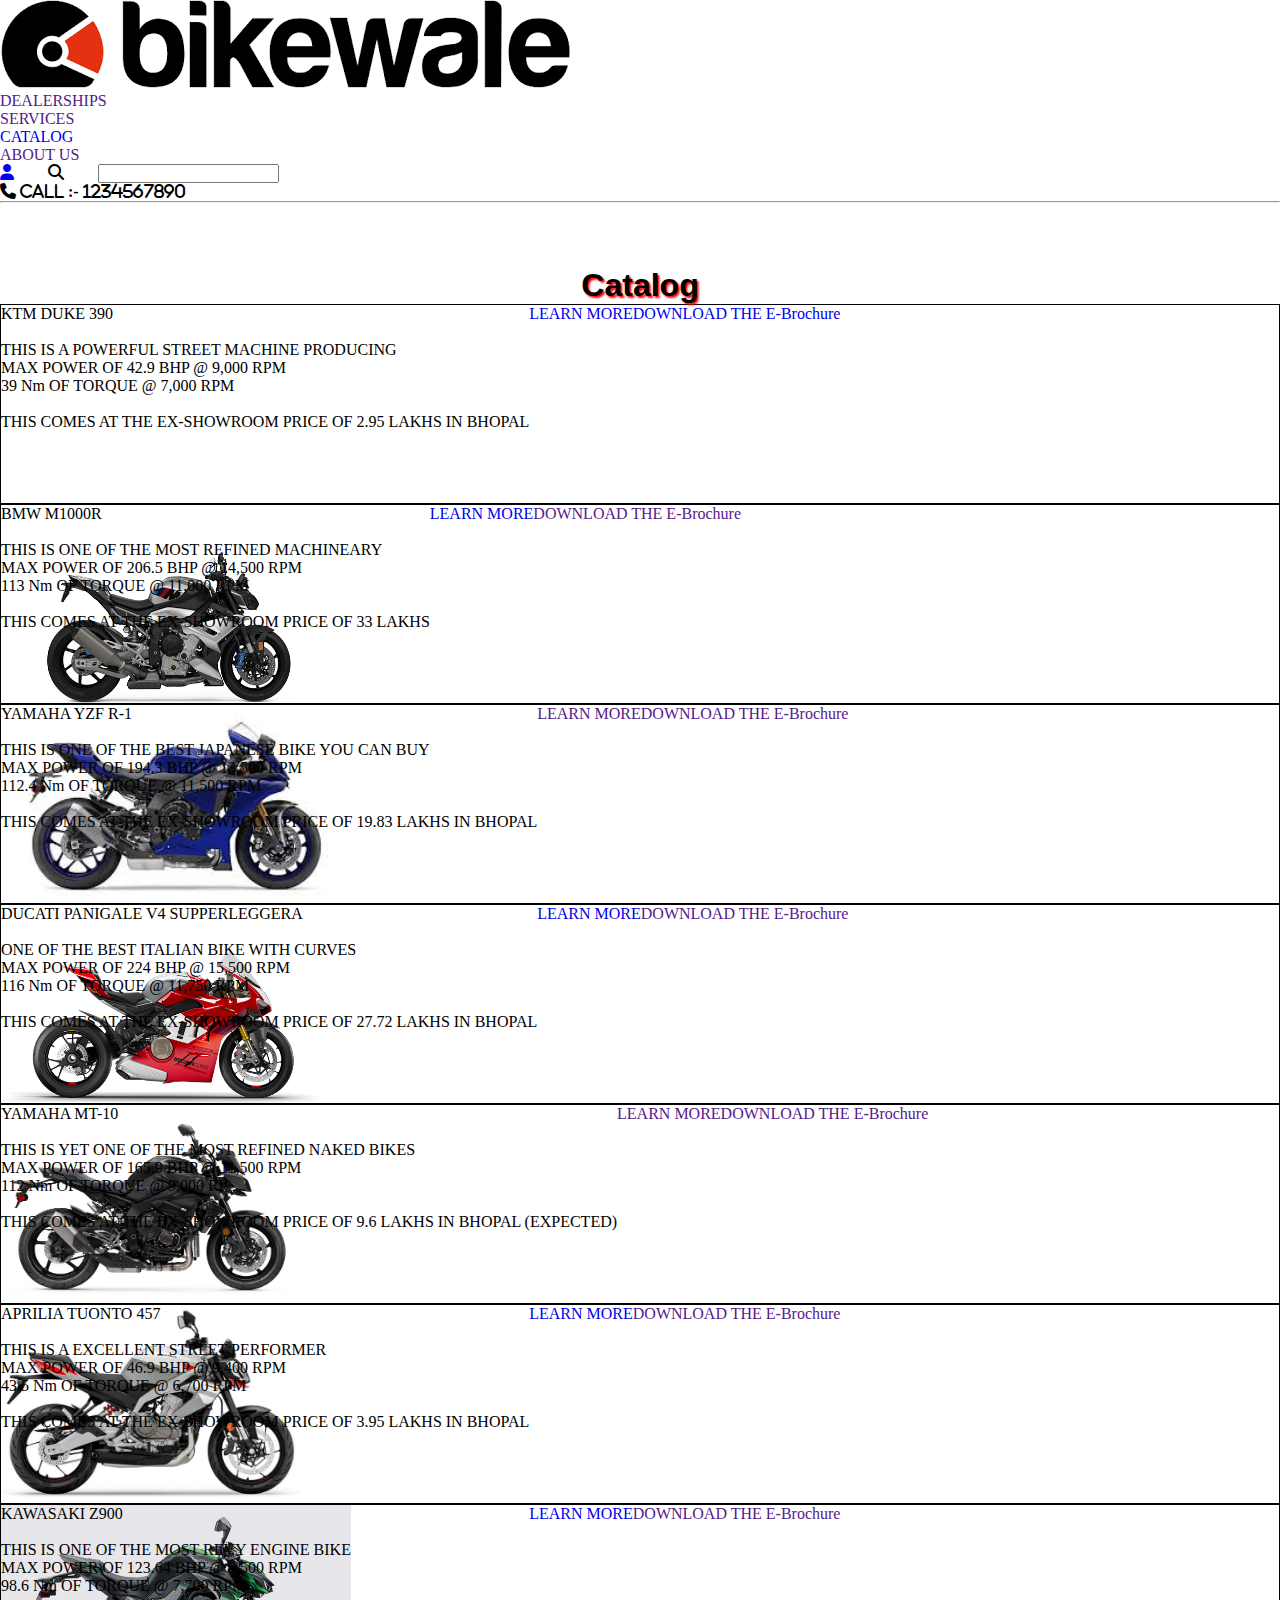
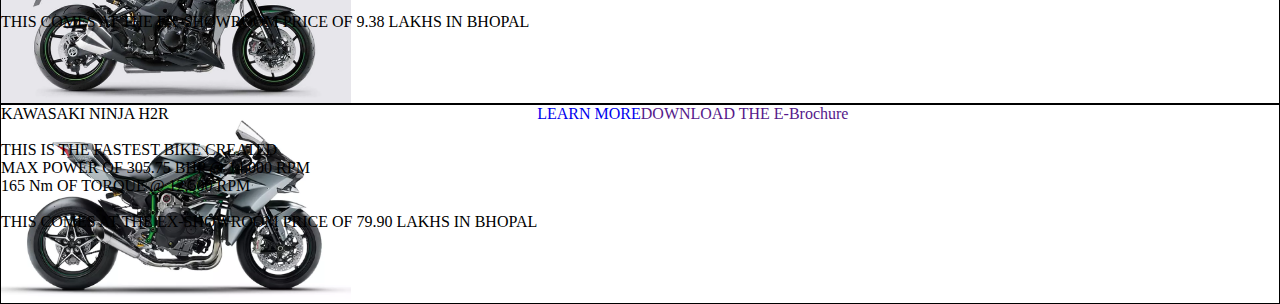
<file: Pages/catalog.html>
<!DOCTYPE html>
<html lang="en">
<head>
    <title>Catalog</title>
    <link rel="stylesheet" href="/Pages css/catalog.css">
    <link rel="stylesheet" href="https://cdnjs.cloudflare.com/ajax/libs/font-awesome/6.7.2/css/all.min.css" integrity="sha512-Evv84Mr4kqVGRNSgIGL/F/aIDqQb7xQ2vcrdIwxfjThSH8CSR7PBEakCr51Ck+w+/U6swU2Im1vVX0SVk9ABhg==" crossorigin="anonymous" referrerpolicy="no-referrer" />
</head>
<body>
    <header id="navbar">
        <a href="/Pages/index.html"><img src="/bikewale.png" alt="logo"></a>
        <div>
            <nav>
                <ul>
                    <li><a href="">DEALERSHIPS</a></li>
                    <li><a href="">SERVICES</a></li>
                    <li><a href="/Pages/catalog.html">CATALOG</a></li>
                    <li><a href="">ABOUT US</a></li>
                </ul>
            </nav>
        </div>
        <div class="icons">
            <a href="/Pages/login.html"><i class="fa-solid fa-user"></i></a>
            <i class="fa-solid fa-magnifying-glass"></i>
            <input type="text">
        </div>

        <div class="call">
            <i class="fa-solid fa-phone"> Call :- 1234567890</i>
        </div>

    </header><hr>

    <main>
    <h1>Catalog</h1>
    <div id="bikes">
        <div class="ktm">KTM DUKE 390  <br><br> 
            THIS IS A POWERFUL STREET MACHINE PRODUCING  <br> MAX POWER OF 42.9 BHP @ 9,000 RPM <br>39 Nm OF TORQUE @ 7,000 RPM
            <br><br> THIS COMES AT THE EX-SHOWROOM PRICE OF 2.95 LAKHS IN BHOPAL
            <br><br> <a href="https://www.bikewale.com/ktm-bikes/duke-390/">LEARN MORE</a>
            <br> <a href="/brochures/2023 Duke E-Brochure.pdf" download>DOWNLOAD THE E-Brochure</a>

        </div> 
        <div class="bmw">
            BMW M1000R <br><br>
            THIS IS ONE OF THE MOST REFINED MACHINEARY <br>
            MAX POWER OF 206.5 BHP @ 14,500 RPM <br> 113 Nm OF TORQUE @ 11,000 RPM
            <br><br>THIS COMES AT THE EX-SHOWROOM PRICE OF 33 LAKHS
            <br><br><a href="https://www.bikewale.com/bmw-bikes/m-1000-r/">LEARN MORE</a>
            <br><a href="" download="">DOWNLOAD THE E-Brochure</a>
        </div>
        <div class="yamahar1">
            YAMAHA YZF R-1  <br><br> 
            THIS IS ONE OF THE BEST JAPANESE BIKE YOU CAN BUY <br> 
            MAX POWER OF 194.3 BHP @ 13,500 RPM <br>112.4 Nm OF TORQUE @ 11,500 RPM
            <br><br> THIS COMES AT THE EX-SHOWROOM PRICE OF 19.83 LAKHS IN BHOPAL
            <br><br> <a href="">LEARN MORE</a>
            <br> <a href="" download>DOWNLOAD THE E-Brochure</a>
        </div>
        <div class="ducati">
            DUCATI PANIGALE V4 SUPPERLEGGERA 
            <br><br> ONE OF THE BEST ITALIAN BIKE WITH CURVES  
            <br> MAX POWER OF 224 BHP @ 15,500 RPM <br>116 Nm OF TORQUE @ 11,750 RPM
            <br><br> THIS COMES AT THE EX-SHOWROOM PRICE OF 27.72 LAKHS IN BHOPAL
            <br><br> <a href="https://www.bikewale.com/ducati-bikes/panigale-v4/">LEARN MORE</a>
            <br> <a href="" download>DOWNLOAD THE E-Brochure</a>
        </div>
        <div class="mt10"> 
            YAMAHA MT-10 <br><br> 
            THIS IS YET ONE OF THE MOST REFINED NAKED BIKES <br> 
            MAX POWER OF 165.9 BHP @ 11,500 RPM <br>112 Nm OF TORQUE @ 9,000 RP
            <br><br> THIS COMES AT THE EX-SHOWROOM PRICE OF 9.6 LAKHS IN BHOPAL (EXPECTED)
            <br><br> <a href="">LEARN MORE</a> 
            <br> <a href="" download>DOWNLOAD THE E-Brochure</a>
        </div>
        <div class="aprilia">
            APRILIA TUONTO 457
            <br><br> THIS IS A EXCELLENT STREET PERFORMER 
            <br> MAX POWER OF 46.9 BHP @ 9,400 RPM <br>43.5 Nm OF TORQUE @ 6,700 RPM
            <br><br> THIS COMES AT THE EX-SHOWROOM PRICE OF 3.95 LAKHS IN BHOPAL
            <br><br> <a href="https://www.bikewale.com/aprilia-bikes/tuono-457/">LEARN MORE</a>
            <br> <a href="" download>DOWNLOAD THE E-Brochure</a>
        </div>
        <div class="z900">
            KAWASAKI Z900
            <br><br> THIS IS ONE OF THE MOST REVY ENGINE BIKE
            <br> MAX POWER OF 123.64 BHP @ 9,500 RPM <br>98.6 Nm OF TORQUE @ 7,700 RPM
            <br><br> THIS COMES AT THE EX-SHOWROOM PRICE OF 9.38 LAKHS IN BHOPAL
            <br><br> <a href="https://www.bikewale.com/kawasaki-bikes/z900/">LEARN MORE</a>
            <br> <a href="" download>DOWNLOAD THE E-Brochure</a>
        </div>
        <div class="h2r">
            KAWASAKI NINJA H2R
            <br><br> THIS IS THE FASTEST BIKE CREATED
            <br> MAX POWER OF 305.75 BHP @ 14,000 RPM <br>165 Nm OF TORQUE @ 12,500 RPM
            <br><br> THIS COMES AT THE EX-SHOWROOM PRICE OF 79.90 LAKHS IN BHOPAL
            <br><br> <a href="https://www.bikewale.com/kawasaki-bikes/ninja-h2r/">LEARN MORE</a>
            <br> <a href="" download>DOWNLOAD THE E-Brochure</a>
        </div>
    </div>
    </main>
</body>
</html>
</file>
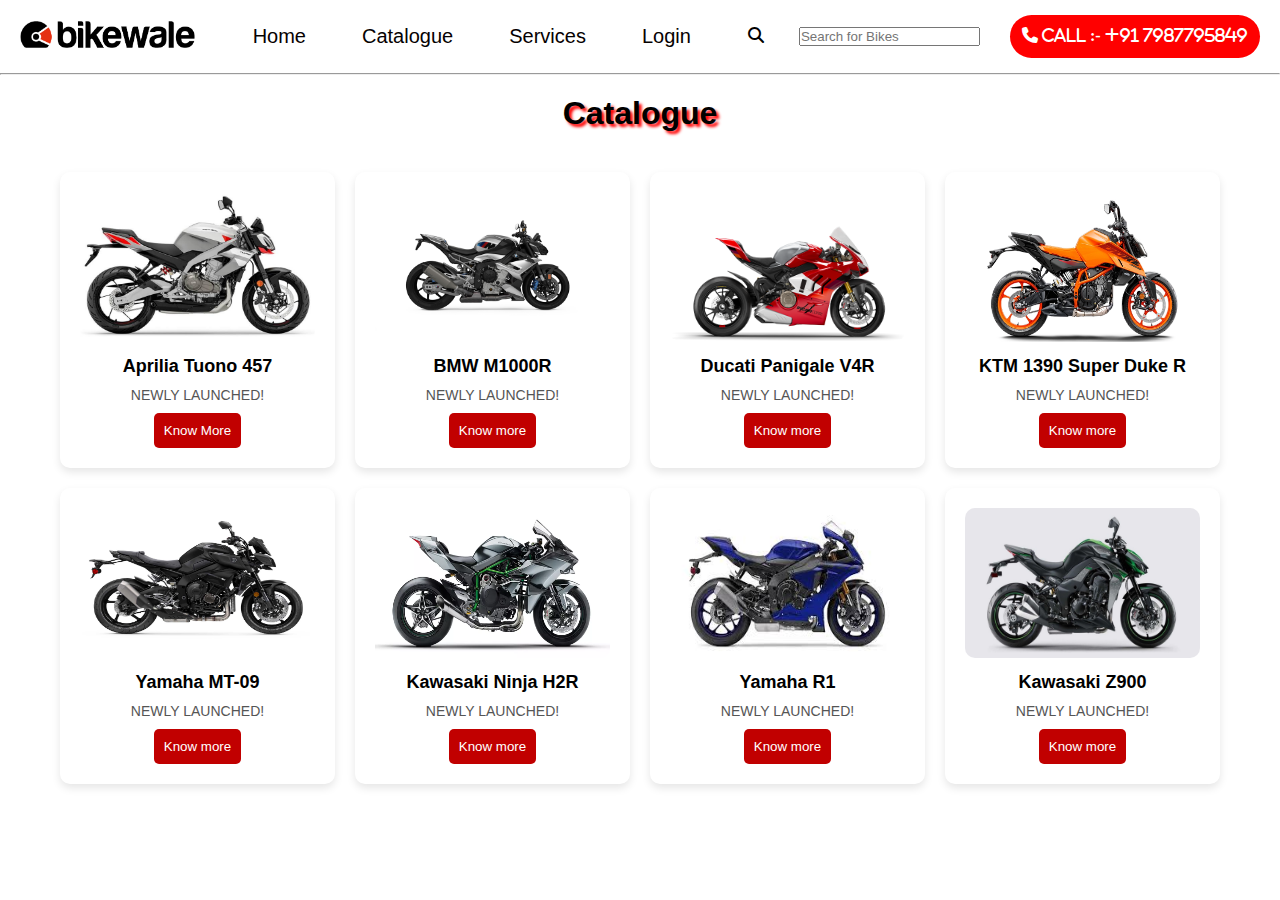
<file: Pages/catalouge.html>
<!DOCTYPE html>
<html lang="en">
<head>
    <title>Catalog</title>
    <link rel="stylesheet" href="/Pages css/catalouge.css">
    <link rel="stylesheet" href="https://cdnjs.cloudflare.com/ajax/libs/font-awesome/6.7.2/css/all.min.css" integrity="sha512-Evv84Mr4kqVGRNSgIGL/F/aIDqQb7xQ2vcrdIwxfjThSH8CSR7PBEakCr51Ck+w+/U6swU2Im1vVX0SVk9ABhg==" crossorigin="anonymous" referrerpolicy="no-referrer" />
</head>
<body>

<header >
    <nav class="navbar">
        <div class="logo">
    <a href="/index.html"><img src="/bikewale.png" alt="logo"></a>
        </div>
        <input type="checkbox" id="menu-toggle">
        <label for="menu-toggle" class="menu-icon">&#9776;</label>
        
        <ul class="nav-links">
            <li><a href="/index.html">Home</a></li>
            <li><a href="/Pages/catalouge.html">Catalogue</a></li>
            <li><a href="/Pages/service.html">Services</a></li>
            <li><a href="/Pages/login.html">Login</a></li>
        </ul>
        <div class="icons">
            <i class="fa-solid fa-magnifying-glass"></i>
            <input type="text" class="search" placeholder="Search for Bikes">
        </div>
        <div class="call">
            <i class="fa-solid fa-phone"> Call :- +91 7987795849</i>
        </div>
    </nav>
</header><hr>

    <main class="info">
    <h1>Catalogue</h1>
    <div id="bike">

        <div class="catalog">
            <div class="bike">
                <img src="/CATALOG/aprilia-cata.jpeg">
                <h2>Aprilia Tuono 457</h2>
                <p>NEWLY LAUNCHED!</p>
                <a href="https://www.bikewale.com/aprilia-bike/tuono-457/"><button>Know More</button></a>
            </div>
            <div class="bike">
                <img src="/CATALOG/bmw cata.jpeg">
                <h2>BMW M1000R</h2>
                <p>NEWLY LAUNCHED!</p>
                <a href="https://www.bikewale.com/bmw-bikes/m-1000-r/"><button>Know more</button></a>
            </div>
            <div class="bike">
                <img src="/CATALOG/ducati cata.jpeg">
                <h2>Ducati Panigale V4R</h2>
                <p>NEWLY LAUNCHED!</p>
                <a href="https://www.bikewale.com/ducati-bikes/panigale-v4-r/"><button>Know more</button></a>
            </div>
            <div class="bike">
                <img src="/CATALOG/ktm cata.jpeg">
                <h2>KTM 1390 Super Duke R</h2>
                <p>NEWLY LAUNCHED!</p>
                <a href="https://www.bikewale.com/ktm-bikes/1390-super-duke-r/"><button>Know more</button></a>
            </div>
            <div class="bike">
                <img src="/CATALOG/mt10 cata.jpeg">
                <h2>Yamaha MT-09</h2>
                <p>NEWLY LAUNCHED!</p>
                <a href="https://www.bikewale.com/yamaha-bikes/mt-09/"><button>Know more</button></a>
            </div>
            <div class="bike">
                <img src="/CATALOG/ninja-h2r-cata.jpeg">
                <h2>Kawasaki Ninja H2R</h2>
                <p>NEWLY LAUNCHED!</p>
                <a href="https://www.bikewale.com/kawasaki-bikes/ninja-h2r/"><button>Know more</button></a>
            </div>
            <div class="bike">
                <img src="/CATALOG/yamahar1.jpeg">
                <h2>Yamaha R1</h2>
                <p>NEWLY LAUNCHED!</p>
                <a href="https://www.bikewale.com/yamaha-bikes/r1/"><button>Know more</button></a>
            </div>
            <div class="bike">
                <img src="/CATALOG/z900 cata.jpeg">
                <h2>Kawasaki Z900</h2>
                <p>NEWLY LAUNCHED!</p>
                <a href="https://www.bikewale.com/kawasaki-bikes/z900/"><button>Know more</button></a>
            </div>
        </div>
    </div>
    </main>
</body>
</html>
</file>
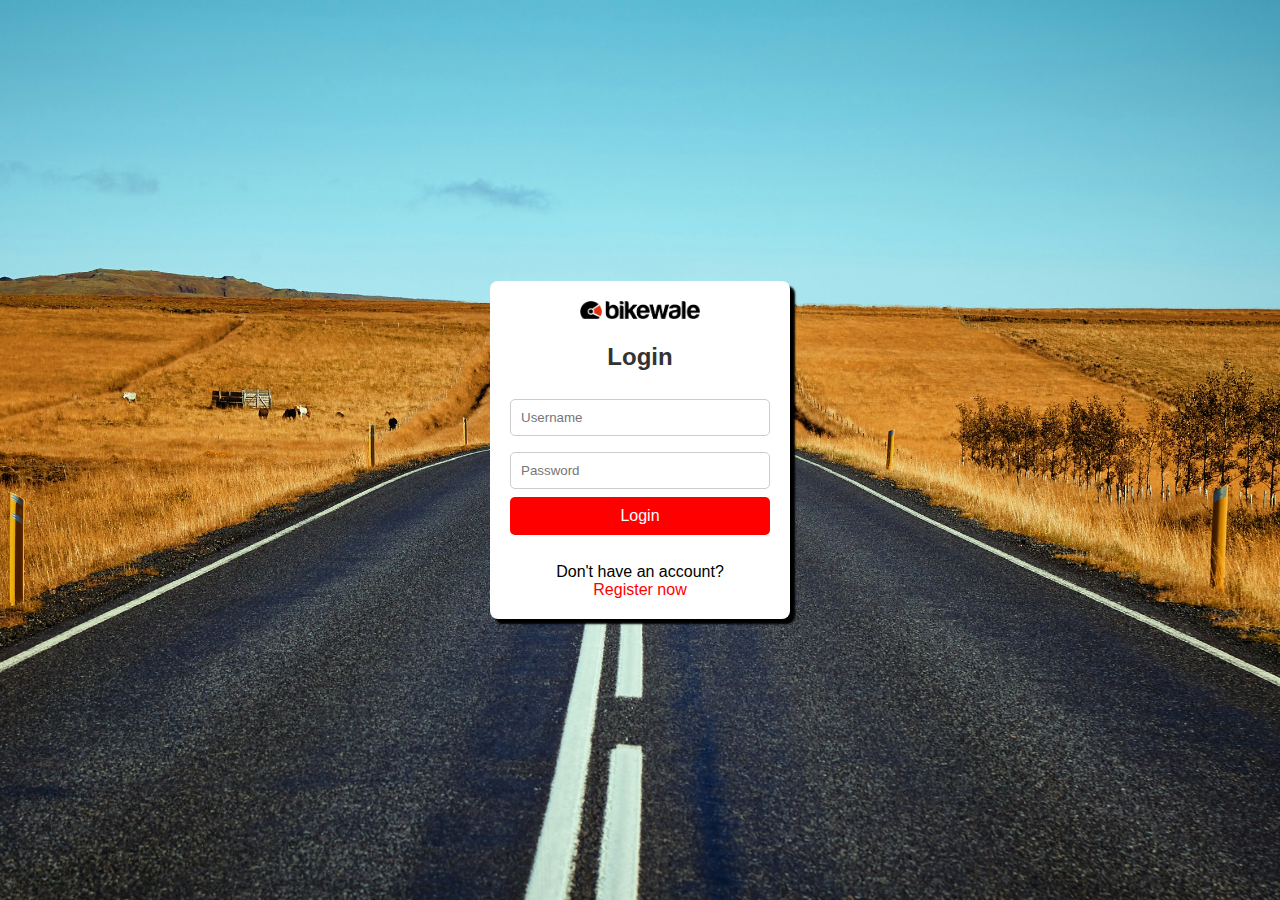
<file: Pages/login.html>
<!DOCTYPE html>
<html lang="en">
<head>
    <meta charset="UTF-8">
    <meta name="viewport" content="width=device-width, initial-scale=1.0">
    <title>Login Page</title>
    <link rel="stylesheet" href="/Pages css/login.css">
</head>
<body>
    <div class="container">
        <div class="loginbox">
            <img src="/bikewale.png" alt="Logo" class="logo">
            <h2>Login</h2>
            <form action="/index.html">
                <input type="text" placeholder="Username" required>
                <input type="password" placeholder="Password" required>
                <button type="submit">Login</button><br><br>
                <p>Don't have an account?<br><a href="/Pages/signup.html">Register now</a></p>
            </form>
        </div>
    </div>
</body>
</html>
</file>
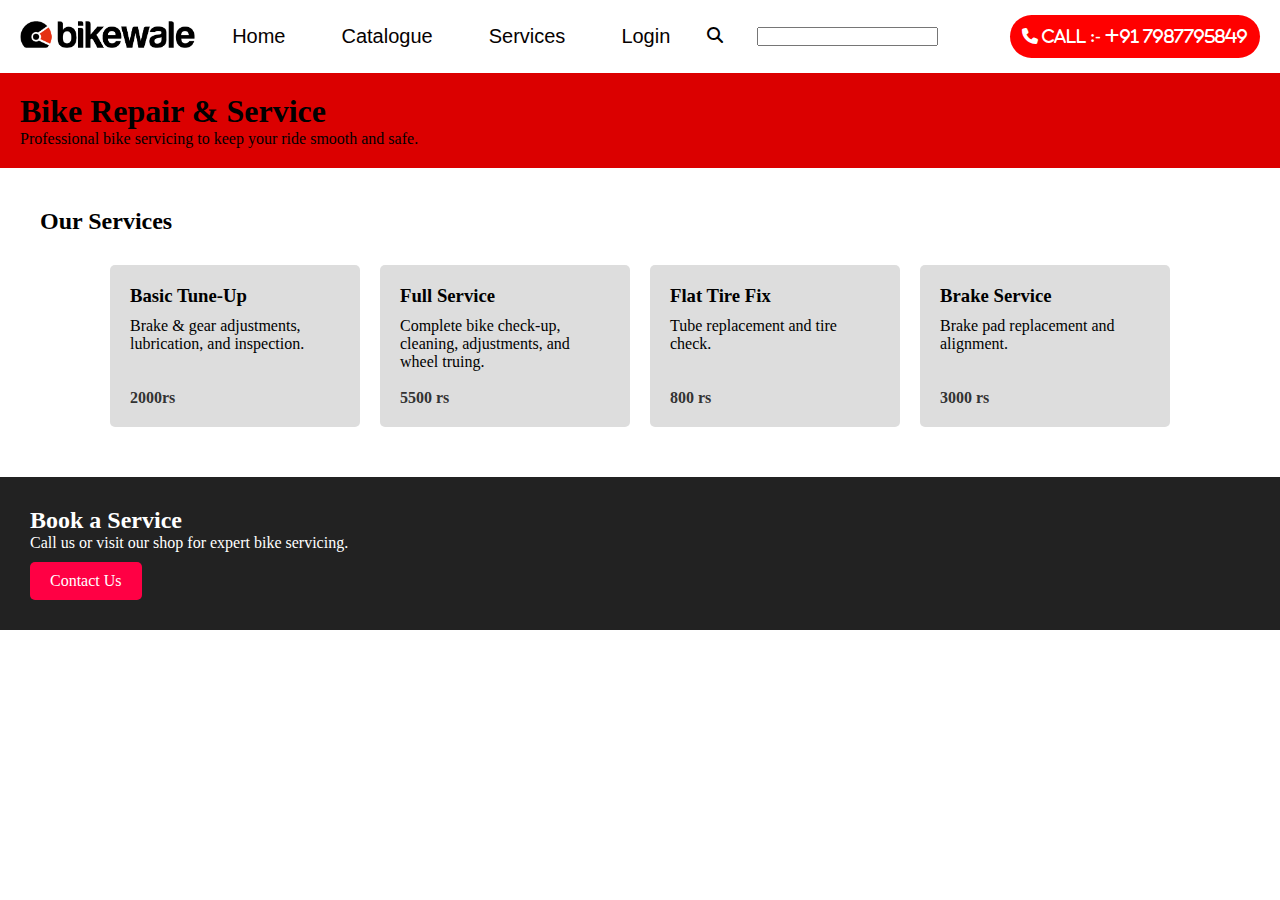
<file: Pages/service.html>
<!DOCTYPE html>
<html lang="en">
<head>
    <meta charset="UTF-8">
    <meta name="viewport" content="width=device-width, initial-scale=1.0">
    <title>Bike Service</title>
    <link rel="stylesheet" href="/Pages css/service.css">
    <link rel="stylesheet" href="https://cdnjs.cloudflare.com/ajax/libs/font-awesome/6.7.2/css/all.min.css" integrity="sha512-Evv84Mr4kqVGRNSgIGL/F/aIDqQb7xQ2vcrdIwxfjThSH8CSR7PBEakCr51Ck+w+/U6swU2Im1vVX0SVk9ABhg==" crossorigin="anonymous" referrerpolicy="no-referrer" />
</head>
<body>
    <header id="navbar">
        <nav class="navbar">
            <div class="logo">
        <a href="/index.html"><img src="/bikewale.png" alt="logo"></a>
            </div>
            <input type="checkbox" id="menu-toggle">
            <label for="menu-toggle" class="menu-icon">&#9776;</label>
            
            <ul class="nav-links">
                <li><a href="/index.html">Home</a></li>
                <li><a href="/Pages/catalouge.html">Catalogue</a></li>
                <li><a href="/Pages/service.html">Services</a></li>
                <li><a href="/Pages/login.html">Login</a></li>
            </ul>
            <div class="icons">
                <i class="fa-solid fa-magnifying-glass"></i>
                <input type="text" class="search">
            </div>
            <div class="call">
                <i class="fa-solid fa-phone"> Call :- +91 7987795849</i>
            </div>
        </nav>
    </header>
    <header id="service">
        <h1>Bike Repair & Service</h1>
        <p>Professional bike servicing to keep your ride smooth and safe.</p>
    </header>

    <section class="services">
        <h2>Our Services</h2>
        <div class="service-list">
            <div class="service-item">
                <h3>Basic Tune-Up</h3>
                <p>Brake & gear adjustments, lubrication, and inspection.</p><br><br>
                <span>2000rs</span>
            </div>

            <div class="service-item">
                <h3>Full Service</h3>
                <p>Complete bike check-up, cleaning, adjustments, and wheel truing.</p><br>
                <span>5500 rs</span>
            </div>

            <div class="service-item">
                <h3>Flat Tire Fix</h3>
                <p>Tube replacement and tire check.</p><br><br>
                <span>800 rs</span>
            </div>

            <div class="service-item">
                <h3>Brake Service</h3>
                <p>Brake pad replacement and alignment.</p><br><br>
                <span>3000 rs</span>
            </div>
        </div>
    </section>

    <section class="contact">
        <h2>Book a Service</h2>
        <p>Call us or visit our shop for expert bike servicing.</p>
        <a href="contact.html" class="btn">Contact Us</a>
    </section>

</body>
</html>
</file>
<file: Pages css/catalog.css>
/* General styles */
*{
    margin: 0px;
    padding: 0px;
    box-sizing: border-box;
    scroll-behavior: smooth;
    /* background-color: black; */
}
#bar
{
    display: none;
}
#check
{
    /* display: none; */
}


/* header starts here */

/* Navbar styles */
.navbar {
    display: flex;
    justify-content: space-between;
    align-items: center;
    background-color: white;
    padding: 15px 20px;
}

.logo a img{
    /* color: white; */
    width: 175px;
  /* height: px; */
}

/* Nav links */
.nav-links {
    list-style: none;
    padding: 0;
    display: flex;
}
.icons{
    word-spacing: 30px;
}
.nav-links li {
    margin: 10px;
}

.nav-links a {
    text-decoration: none;
    font-family: 'Gill Sans', 'Gill Sans MT', Calibri, 'Trebuchet MS', sans-serif;
    line-height: 20px;
    color: rgb(6, 1, 1);
    font-size: 20px;
    padding: 8px 18px;
    transition: 0.3s;
}
.nav-links li a:hover {
    color: #ff0000;
    /* border-radius: 4px; */
}
.navbar .call
{
    padding: 1%;
    border-radius: 40px;
    color: white;
    background-color: red;
    transition: 1s ease-in;
}

.navbar .call:hover{
    color: rgb(255, 0, 0);
    background-color: rgb(0, 0, 0);
    font-family: 'Gill Sans', 'Gill Sans MT', Calibri, 'Trebuchet MS', sans-serif;
    /* transform: scale(1.1) rotateY(180deg); */
    /* transform: rotate(45deg); */
    /* transform: skew(60deg); */
}

/* Toggle button (Hamburger Menu) */
.menu-icon {
    font-size: 28px;
    color: rgb(10, 9, 9);
    cursor: pointer;
    display: none;
}

/* Hide checkbox */
#menu-toggle {
    display: none;
}

/* Responsive styles */
@media (max-width: 430px) {
    .logo a img{
        width: 120px;
    }
    .menu-icon {
        display: block;
        color: black;
    }
    .icons{
        display: none;
    }
    .call{
        display: none;
    }
    .nav-links{
        display: none;
    }
    .nav-links {
        display: none;
        flex-direction: column;
        position: absolute;
        top: 60px;
        left: 0;
        width: 100%;
        background-color: #ffffff;
        text-align: center;
    }

    .nav-links li {
        margin: 10px;
    }
    .nav-links li a:hover
    {
        /* color: #ff0000; */
    }

    /* Show menu when checkbox is checked */
    #menu-toggle:checked + .menu-icon + .nav-links {
        display: flex;
        color: white;
    }
    .info{
        justify-content: center;
    }
}
/* header ends here */

main{
    margin-top: 5%;
}
h1{
    text-align: center;
    font-family:Impact, Haettenschweiler, 'Arial Narrow Bold', sans-serif;
    text-shadow: 2px 2px 2px red;
    padding-top: 0px;
}
#bikes div
{
    height: 200px;
    width: 100%;
    border: 1px solid black;
    /* text-align: center; */
    display: flex;
}
.ktm img{
    /* background-image: url(/CATALOG/ktm\ cata.jpeg); */
    /* background-size: 350px 200px; */
    /* background-repeat: no-repeat; */
    width: 250px;
    height: 150px;
}
.bmw{
    background-image: url(/CATALOG/bmw\ cata.jpeg);
    background-size: 350px 250px;
    background-repeat: no-repeat;
}
.yamahar1{
    background-image: url(/CATALOG/yamahar1.jpeg);
    background-size: 350px 200px;
    background-repeat: no-repeat;
}
.ducati{
    background-image: url(/CATALOG/ducati\ cata.jpeg);
    background-size: 320px 200px;
    background-repeat: no-repeat;
}
.mt10{
    background-image: url(/CATALOG/mt10\ cata.jpeg);
    background-size: 300px 220px;
    background-repeat: no-repeat;
}
.aprilia{
    background-image: url(/CATALOG/aprilia-cata.jpeg);
    background-size: 300px 200px;
    background-repeat: no-repeat;
}
.z900{
    background-image: url(/CATALOG/z900\ cata.jpeg);
    background-size: 350px 200px;
    background-repeat: no-repeat;
}
.h2r{
    background-image: url(/CATALOG/ninja-h2r-cata.jpeg);
    background-size: 350px 200px;
    background-repeat: no-repeat;
}
a{
    text-decoration: none;
    text-decoration-color: black;
}
a:hover{
    color: red;
}
</file>
<file: Pages css/catalouge.css>
/* General styles */
*{
    margin: 0px;
    padding: 0px;
    box-sizing: border-box;
    scroll-behavior: smooth;
    /* background-color: black; */
}

/* header starts here */

/* Navbar styles */
.navbar {
    display: flex;
    justify-content: space-between;
    align-items: center;
    background-color: white;
    padding: 15px 20px;
}

.logo a img{
    /* color: white; */
    width: 175px;
  /* height: px; */
}

/* Nav links */
.nav-links {
    list-style: none;
    padding: 0;
    display: flex;
}
.icons{
    word-spacing: 30px;
}
.nav-links li {
    margin: 10px;
}

.nav-links a {
    text-decoration: none;
    font-family: 'Gill Sans', 'Gill Sans MT', Calibri, 'Trebuchet MS', sans-serif;
    line-height: 20px;
    color: rgb(6, 1, 1);
    font-size: 20px;
    padding: 8px 18px;
    transition: 0.3s;
}
.nav-links li a:hover {
    color: #ff0000;
    /* border-radius: 4px; */
}
.navbar .call
{
    padding: 1%;
    border-radius: 40px;
    color: white;
    background-color: red;
    transition: 1s ease-in;
}

.navbar .call:hover{
    color: rgb(255, 0, 0);
    background-color: rgb(0, 0, 0);
    font-family: 'Gill Sans', 'Gill Sans MT', Calibri, 'Trebuchet MS', sans-serif;
    /* transform: scale(1.1) rotateY(180deg); */
    /* transform: rotate(45deg); */
    /* transform: skew(60deg); */
}

/* Toggle button (Hamburger Menu) */
.menu-icon {
    font-size: 28px;
    color: rgb(10, 9, 9);
    cursor: pointer;
    display: none;
}

/* Hide checkbox */
#menu-toggle {
    display: none;
}

/* header ends here */

body {
    font-family: Arial, sans-serif;
    margin: 0;
    padding: 0;
    background-color: #ffffff;
}
h1 {
    text-align: center;
    margin: 20px 0;
    text-shadow: 3px 3px 3px red;
}
.catalog {
    display: grid;
    grid-template-columns: repeat(4, 1fr);
    gap: 20px;
    padding: 20px;
    max-width: 1200px;
    margin: auto;
}
.bike {
    background-color: white;
    padding: 20px;
    text-align: center;
    border-radius: 10px;
    box-shadow: 0 4px 8px rgba(0, 0, 0, 0.1);
    transition: transform 0.3s ease;
}
.bike img {
    width: 100%;
    height: 150px;
    object-fit: fill;
    border-radius: 10px;
}
.bike:hover {
    transform: scale(1.05);
}
.bike h2 {
    font-size: 18px;
    margin: 10px 0;
}
.bike p {
    font-size: 14px;
    color: #555;
}
.bike button {
    padding: 10px;
    background-color: #c10000;
    color: white;
    border: none;
    cursor: pointer;
    border-radius: 5px;
    margin-top: 10px;
}
.bike button:hover {
    background-color: #000000;
}

/* Responsive styles */
@media ( max-width: 440px )
{
    .logo a img{
        width: 120px;
    }
    .menu-icon {
        display: block;
        color: black;
    }
    .navbar .icons{
        display: none;
    }
    .navbar .call{
        display: none;
    }
    .navbar .nav-links{
        display: none;
    }
    header .navbar .nav-links {
        display: none;
        flex-direction: column;
        position: absolute;
        top: 60px;
        left: 0;
        width: 100%;
        background-color: #ffffff;
        text-align: center;
    }

    .nav-links li {
        margin: 10px;
    }
    .nav-links li a:hover
    {
        color: #ff0000;
    }

    #menu-toggle:checked + .menu-icon + .nav-links {
        display: flex;
        z-index: 999;
        background-color: gray;
    }
}
</file>
<file: Pages css/login.css>
* {
    margin: 0;
    padding: 0;
    box-sizing: border-box;
    font-family: Arial, sans-serif;
}

body {
    background: url(/bgimg/login_bg_img.jpg) no-repeat center center;
    background-size: cover;
    height: 100vh;
    display: flex;
    align-items: center;
    justify-content: center;
}
.container
{
    display: flex;
    flex-direction: column;
    align-items: center;
    justify-content: center;
    height: 100vh;
    /* animation: name duration timing-function delay iteration-count direction fill-mode; */
    animation: slideIn 3s ease-in forwards 2s;
}
@keyframes slideIn {
    from {
        transform: translateY(100px);
        opacity: 0;
    }
    to {
        transform: translateX(0);
        opacity: 1;
    }
}

.loginbox {
    background: #fff;
    padding: 20px;
    box-shadow: 5px 5px 2px black;
    border-radius: 8px;
    text-align: center;
    width: 300px;
}

.loginbox .logo {
    width: 120px;
    margin-bottom: 20px;
}

h2 {
    margin-bottom: 20px;
    color: #333;
}

input {
    width: 100%;
    padding: 10px;
    margin: 8px 0;
    border: 1px solid #ccc;
    border-radius: 5px;
}

button {
    width: 100%;
    padding: 10px;
    border: none;
    background: #ff0000;
    color: white;
    border-radius: 5px;
    cursor: pointer;
    font-size: 16px;
}

button:hover {
    background: #000000;
}
.loginbox p {
    margin-top: 10px;
}

.loginbox a {
    color: #ff0000;
    text-decoration: none;
}

.loginbox a:hover {
    text-decoration: underline;
}
</file>
<file: Pages css/service.css>
*{
    margin: 0px;
    padding: 0px;
    box-sizing: border-box;
    scroll-behavior: smooth;
    /* background-color: black; */
}
#bar
{
    display: none;
}
#check
{
    /* display: none; */
}


/* header starts here */

/* Navbar styles */
.navbar {
    display: flex;
    justify-content: space-between;
    align-items: center;
    background-color: white;
    padding: 15px 20px;
}

.logo a img{
    /* color: white; */
    width: 175px;
  /* height: px; */
}

/* Nav links */
.nav-links {
    list-style: none;
    padding: 0;
    display: flex;
}
.icons{
    word-spacing: 30px;
}
.nav-links li {
    margin: 10px;
}

.nav-links a {
    text-decoration: none;
    font-family: 'Gill Sans', 'Gill Sans MT', Calibri, 'Trebuchet MS', sans-serif;
    line-height: 20pcx;
    color: rgb(6, 1, 1);
    font-size: 20px;
    padding: 8px 18px;
    transition: 0.3s;
}
.icons
{
    padding-right: 5%;
}
.nav-links li a:hover {
    color: #ff0000;
    /* border-radius: 4px; */
}
.navbar .call
{
    padding: 1%;
    border-radius: 40px;
    color: white;
    background-color: red;
    transition: 1s ease-in;
}

.navbar .call:hover{
    color: rgb(255, 0, 0);
    background-color: rgb(0, 0, 0);
    font-family: 'Gill Sans', 'Gill Sans MT', Calibri, 'Trebuchet MS', sans-serif;
    /* transform: scale(1.1) rotateY(180deg); */
    /* transform: rotate(45deg); */
    /* transform: skew(60deg); */
}

.menu-icon {
    font-size: 28px;
    color: rgb(10, 9, 9);
    cursor: pointer;
    display: none;
}

/* Hide checkbox */
#menu-toggle {
    display: none;
}

/* Responsive styles */
@media (max-width: 440px) {
    .logo a img{
        width: 120px;
    }
    .menu-icon {
        display: block;
        color: black;
    }
    .icons{
        display: none;
    }
    .call{
        display: none;
    }
    .nav-links{
        display: none;
    }
    .nav-links {
        display: none;
        flex-direction: column;
        position: absolute;
        top: 60px;
        left: 0;
        width: 100%;
        background-color: #ffffff;
        text-align: center;
    }

    .nav-links li {
        margin: 10px;
    }
    .nav-links li a:hover
    {
        color: #ff0000;
    }

    #menu-toggle:checked + .menu-icon + .nav-links {
        display: flex;
        color: white;
    }
    .services .service-list .service-item:hover
    {
        transform: scale(1.05);
        transition: 0.5s ease-in;
    }
}

#service
{
    background-color: rgb(219, 0, 0);
    color: rgb(0, 0, 0);
    padding: 20px;
}

header h1 {
    margin: 0;
}
.services {
    padding: 40px;
    background: white;
}

.services h2 {
    margin-bottom: 20px;
}

.service-list {
    display: flex;
    flex-wrap: wrap;
    justify-content: center;
}

.service-item {
    background: #ddd;
    padding: 20px;
    margin: 10px;
    border-radius: 5px;
    width: 250px;
    text-align: left;
}

.service-item h3 {
    margin: 0 0 10px;
}

.service-item span {
    font-weight: bold;
    color: #333;
}
.service-item:hover
{
    transform: scale(1.05) ;
    transition: 0.4s ease-in;
}

/* Contact Section */
.contact {
    padding: 30px;
    background: #222;
    color: white;
}

.contact .btn {
    display: inline-block;
    background: #f04;
    color: white;
    padding: 10px 20px;
    margin-top: 10px;
    text-decoration: none;
    border-radius: 5px;
}

.contact .btn:hover {
    background: #c03;
}
</file>
